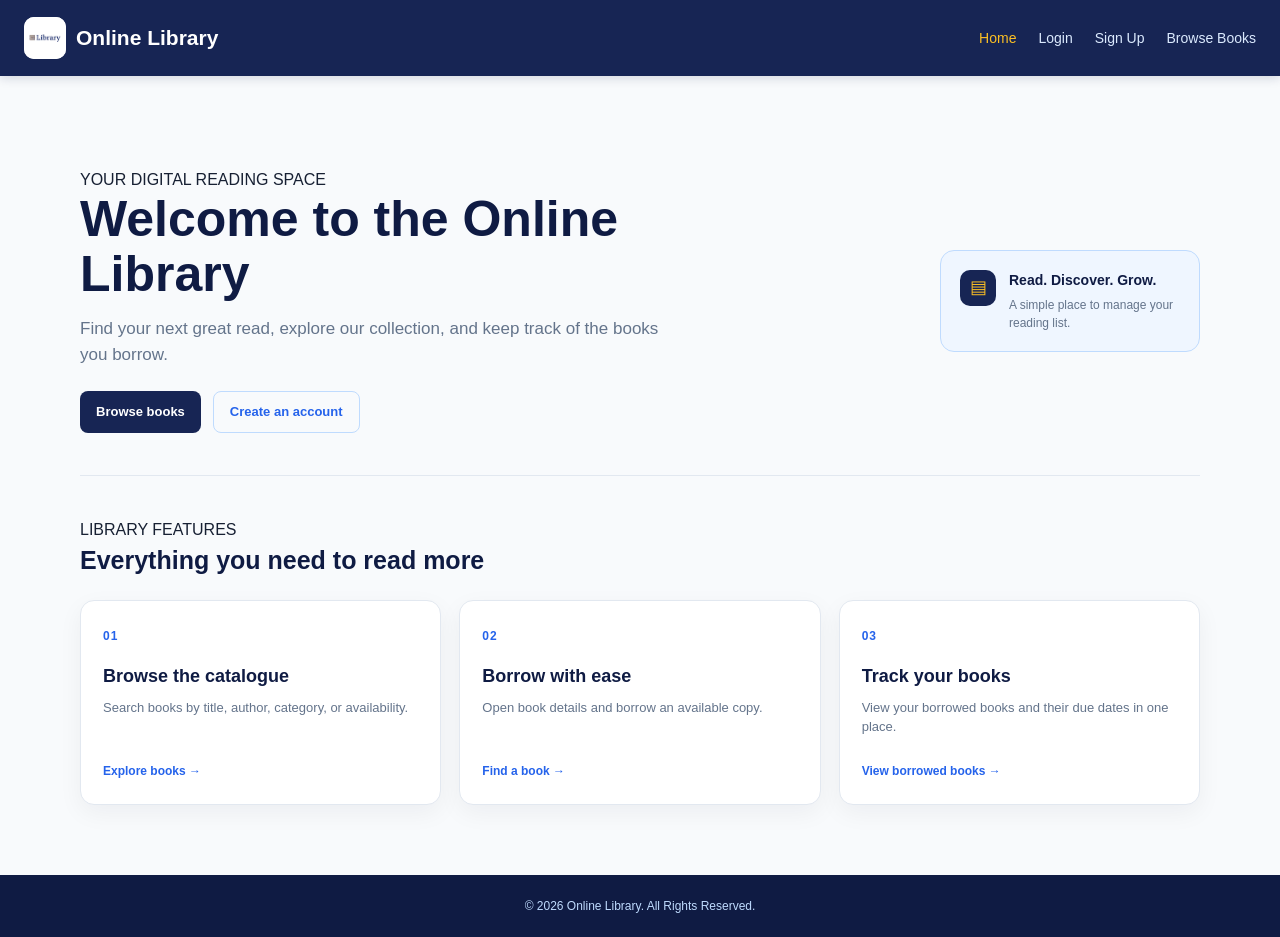
<file: index.html>
<!doctype html>
<html lang="en">
  <head>
    <meta charset="UTF-8" />
    <meta name="viewport" content="width=device-width, initial-scale=1.0" />
    <meta name="description" content="Welcome to the Online Library." />
    <title>Home | Online Library</title>
    <link rel="stylesheet" href="css/style.css" />
    <link rel="stylesheet" href="css/home.css" />
  </head>

  <body>
    <header class="site-header">
      <nav class="navbar" aria-label="Primary navigation">
        <a href="index.html" class="brand">
          <img
            src="images/book-logo-template_23-2149676836.avif"
            alt="Online Library logo"
          />
          <span>Online Library</span>
        </a>

        <div class="nav-links">
          <a href="index.html" class="active" aria-current="page">Home</a>
          <a href="Login.html">Login</a>
          <a href="signUp.html">Sign Up</a>
          <a href="Catalogue.html">Browse Books</a>
        </div>
      </nav>
    </header>

    <main class="home-main">
      <section class="welcome-section" aria-labelledby="welcome-title">
        <div>
          <p class="eyebrow">YOUR DIGITAL READING SPACE</p>
          <h1 id="welcome-title">Welcome to the Online Library</h1>
          <p class="welcome-text">
            Find your next great read, explore our collection, and keep track of
            the books you borrow.
          </p>
          <div class="home-actions">
            <a href="Catalogue.html" class="home-primary-button"
              >Browse books</a
            >
            <a href="signUp.html" class="home-secondary-button"
              >Create an account</a
            >
          </div>
        </div>
        <div class="welcome-note">
          <span class="note-icon" aria-hidden="true">▤</span>
          <div>
            <strong>Read. Discover. Grow.</strong>
            <p>A simple place to manage your reading list.</p>
          </div>
        </div>
      </section>

      <section class="home-features" aria-labelledby="features-title">
        <div class="section-heading">
          <p class="eyebrow">LIBRARY FEATURES</p>
          <h2 id="features-title">Everything you need to read more</h2>
        </div>

        <div class="feature-grid">
          <article class="feature-card">
            <span class="feature-number">01</span>
            <h3>Browse the catalogue</h3>
            <p>Search books by title, author, category, or availability.</p>
            <a href="Catalogue.html">Explore books &rarr;</a>
          </article>
          <article class="feature-card">
            <span class="feature-number">02</span>
            <h3>Borrow with ease</h3>
            <p>Open book details and borrow an available copy.</p>
            <a href="Catalogue.html">Find a book &rarr;</a>
          </article>
          <article class="feature-card">
            <span class="feature-number">03</span>
            <h3>Track your books</h3>
            <p>View your borrowed books and their due dates in one place.</p>
            <a href="borrowed_book.html">View borrowed books &rarr;</a>
          </article>
        </div>
      </section>
    </main>

    <footer class="footer">
      <p>&copy; 2026 Online Library. All Rights Reserved.</p>
    </footer>
  </body>
</html>
</file>
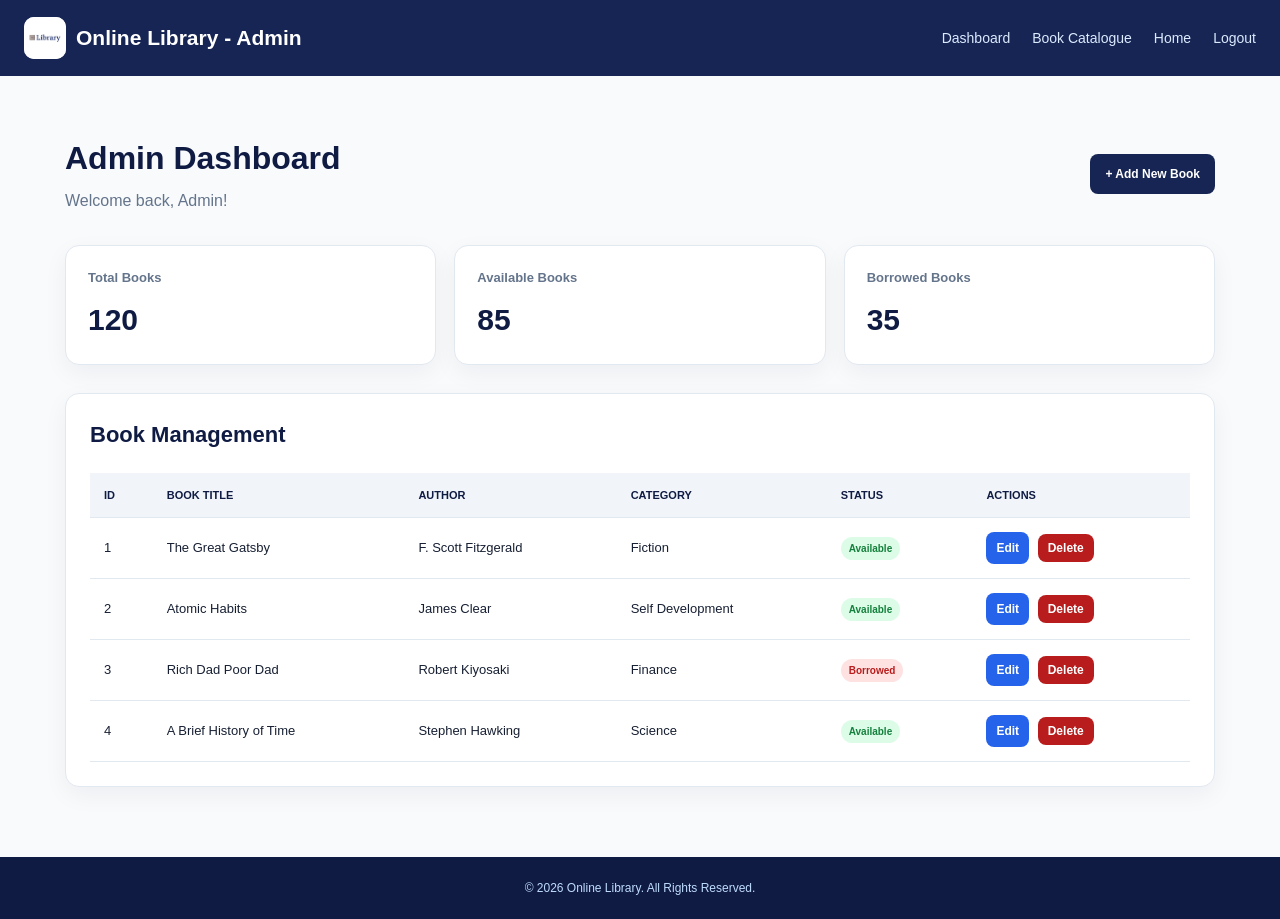
<file: admin.html>
<!doctype html>
<html lang="en">
  <head>
    <meta charset="UTF-8" />
    <meta name="viewport" content="width=device-width, initial-scale=1.0" />
    <title>Admin Dashboard - Online Library</title>
    <link rel="stylesheet" href="css/style.css" />
    <link rel="stylesheet" href="css/admin.css" />
  </head>

  <body>
    <nav class="navbar">
      <a href="admin.html" class="brand">
        <img
          src="images/book-logo-template_23-2149676836.avif"
          alt="Library Logo"
        />
        <span>Online Library - Admin</span>
      </a>

      <div class="nav-links">
        <a href="admin.html">Dashboard</a>
        <a href="Catalogue.html">Book Catalogue</a>
        <a href="index.html">Home</a>
        <a href="Login.html">Logout</a>
      </div>
    </nav>

    <section class="admin-container">
      <div class="admin-header">
        <div>
          <h1>Admin Dashboard</h1>
          <p>Welcome back, Admin!</p>
        </div>

        <a href="book_form.html" class="add-book-btn"> + Add New Book </a>
      </div>

      <div class="admin-stats">
        <div class="stat-card">
          <h3>Total Books</h3>
          <p>120</p>
        </div>

        <div class="stat-card">
          <h3>Available Books</h3>
          <p>85</p>
        </div>

        <div class="stat-card">
          <h3>Borrowed Books</h3>
          <p>35</p>
        </div>
      </div>

      <div class="admin-books">
        <h2>Book Management</h2>

        <div class="table-container">
          <table>
            <thead>
              <tr>
                <th>ID</th>
                <th>Book Title</th>
                <th>Author</th>
                <th>Category</th>
                <th>Status</th>
                <th>Actions</th>
              </tr>
            </thead>

            <tbody>
              <tr>
                <td>1</td>
                <td>The Great Gatsby</td>
                <td>F. Scott Fitzgerald</td>
                <td>Fiction</td>
                <td><span class="admin-available">Available</span></td>
                <td>
                  <a href="book_form.html" class="edit-btn">Edit</a>
                  <button class="delete-btn">Delete</button>
                </td>
              </tr>

              <tr>
                <td>2</td>
                <td>Atomic Habits</td>
                <td>James Clear</td>
                <td>Self Development</td>
                <td><span class="admin-available">Available</span></td>
                <td>
                  <a href="book_form.html" class="edit-btn">Edit</a>
                  <button class="delete-btn">Delete</button>
                </td>
              </tr>

              <tr>
                <td>3</td>
                <td>Rich Dad Poor Dad</td>
                <td>Robert Kiyosaki</td>
                <td>Finance</td>
                <td><span class="admin-borrowed">Borrowed</span></td>
                <td>
                  <a href="book_form.html" class="edit-btn">Edit</a>
                  <button class="delete-btn">Delete</button>
                </td>
              </tr>

              <tr>
                <td>4</td>
                <td>A Brief History of Time</td>
                <td>Stephen Hawking</td>
                <td>Science</td>
                <td><span class="admin-available">Available</span></td>
                <td>
                  <a href="book_form.html" class="edit-btn">Edit</a>
                  <button class="delete-btn">Delete</button>
                </td>
              </tr>
            </tbody>
          </table>
        </div>
      </div>
    </section>

    <footer class="footer">
      <p>© 2026 Online Library. All Rights Reserved.</p>
    </footer>
  </body>
</html>
</file>
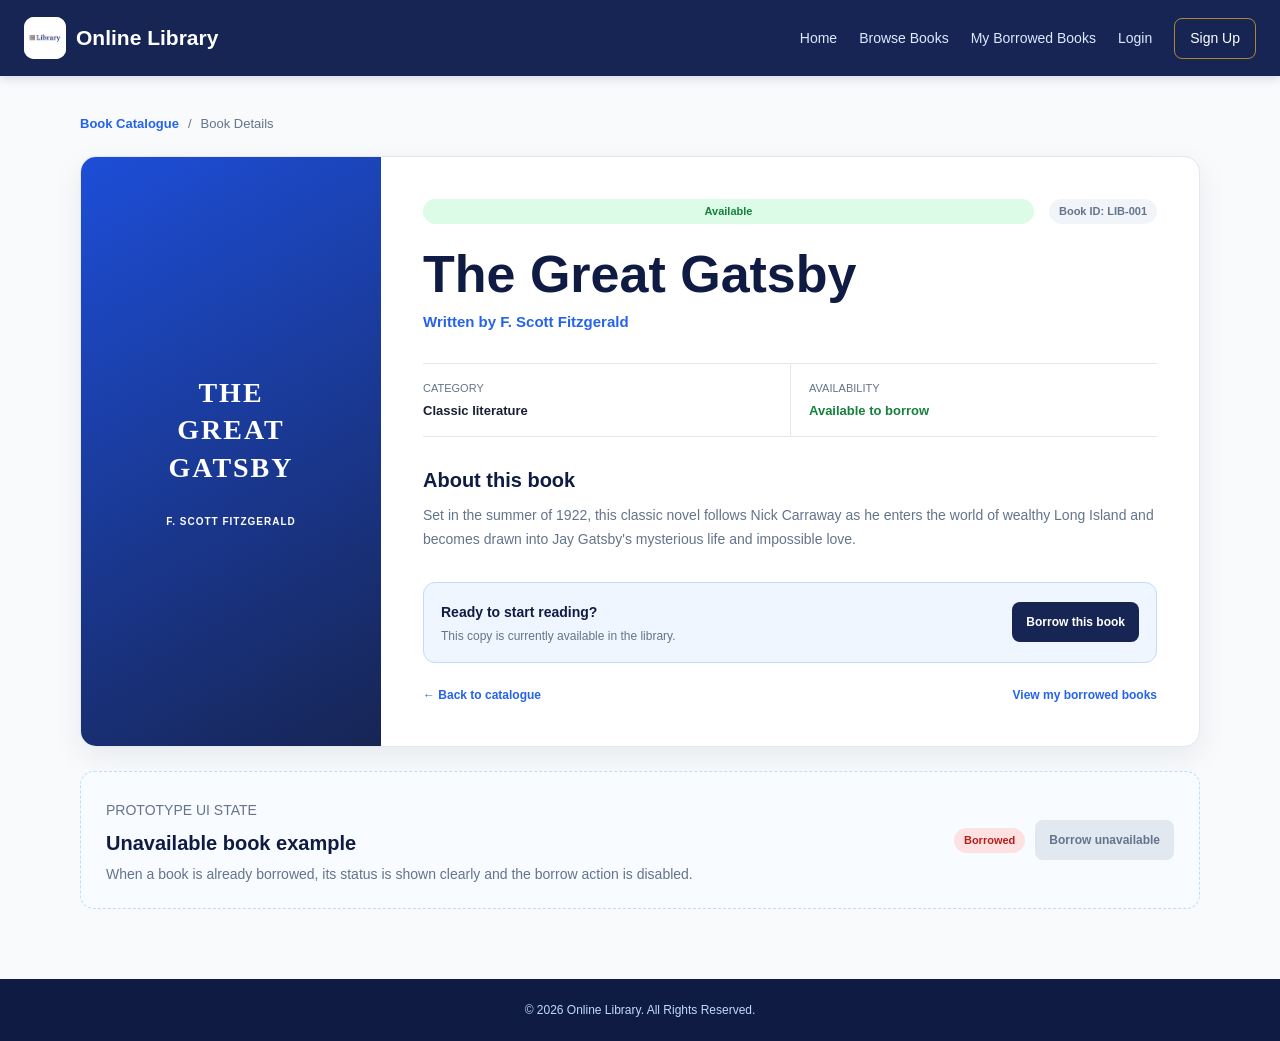
<file: book_details.html>
<!doctype html>
<html lang="en">
  <head>
    <meta charset="UTF-8" />
    <meta name="viewport" content="width=device-width, initial-scale=1.0" />
    <meta
      name="description"
      content="View details and availability for a book in the Online Library."
    />
    <title>Book Details | Online Library</title>
    <link rel="stylesheet" href="css/style.css" />
    <link rel="stylesheet" href="css/book_details.css" />
  </head>

  <body>
    <header class="site-header">
      <nav class="navbar" aria-label="Primary navigation">
        <a href="index.html" class="brand">
          <img
            src="images/book-logo-template_23-2149676836.avif"
            alt="Online Library logo"
          />
          <span>Online Library</span>
        </a>

        <div class="nav-links">
          <a href="index.html">Home</a>
          <a href="Catalogue.html">Browse Books</a>
          <a href="borrowed_book.html">My Borrowed Books</a>
          <a href="Login.html">Login</a>
          <a href="signUp.html" class="nav-signup">Sign Up</a>
        </div>
      </nav>
    </header>

    <main class="details-page">
      <nav class="breadcrumb" aria-label="Breadcrumb">
        <a href="Catalogue.html">Book Catalogue</a>
        <span aria-hidden="true">/</span>
        <span aria-current="page">Book Details</span>
      </nav>

      <section class="details-card" aria-labelledby="book-title">
        <div
          class="details-cover cover-blue"
          aria-label="Decorative book cover for The Great Gatsby"
        >
          <span>THE<br />GREAT<br />GATSBY</span>
          <small>F. SCOTT FITZGERALD</small>
        </div>

        <div class="details-content">
          <div class="details-topline">
            <span class="status available">Available</span>
            <span class="book-id">Book ID: LIB-001</span>
          </div>

          <h1 id="book-title">The Great Gatsby</h1>
          <p class="author">Written by F. Scott Fitzgerald</p>

          <div class="book-meta" aria-label="Book information">
            <div><span>Category</span><strong>Classic literature</strong></div>
            <div>
              <span>Availability</span
              ><strong class="available-text">Available to borrow</strong>
            </div>
          </div>

          <div class="description-section">
            <h2>About this book</h2>
            <p>
              Set in the summer of 1922, this classic novel follows Nick
              Carraway as he enters the world of wealthy Long Island and becomes
              drawn into Jay Gatsby's mysterious life and impossible love.
            </p>
          </div>

          <div class="action-panel">
            <div>
              <strong>Ready to start reading?</strong>
              <p>This copy is currently available in the library.</p>
            </div>
            <a href="borrowed_book.html" class="borrow-button"
              >Borrow this book</a
            >
          </div>

          <div class="details-links">
            <a href="Catalogue.html">&larr; Back to catalogue</a>
            <a href="borrowed_book.html">View my borrowed books</a>
          </div>
        </div>
      </section>

      <section
        class="availability-example"
        aria-labelledby="availability-example-title"
      >
        <div>
          <p class="eyebrow">PROTOTYPE UI STATE</p>
          <h2 id="availability-example-title">Unavailable book example</h2>
          <p>
            When a book is already borrowed, its status is shown clearly and the
            borrow action is disabled.
          </p>
        </div>
        <div class="unavailable-action">
          <span class="status borrowed">Borrowed</span>
          <span class="disabled-button" aria-disabled="true"
            >Borrow unavailable</span
          >
        </div>
      </section>
    </main>

    <footer class="footer">
      <p>&copy; 2026 Online Library. All Rights Reserved.</p>
    </footer>
  </body>
</html>
</file>
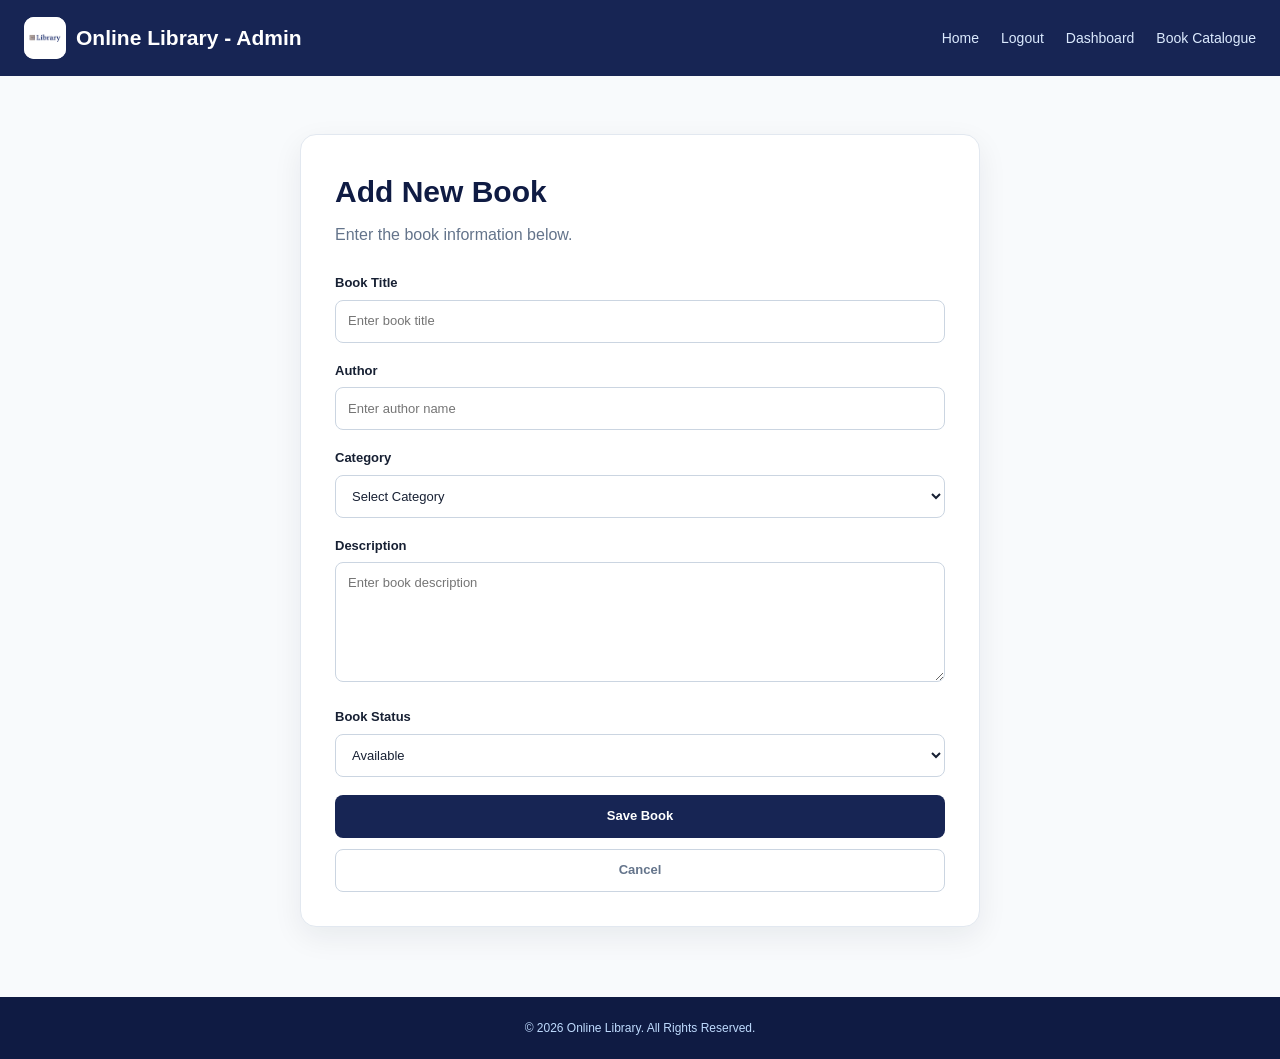
<file: book_form.html>
<!doctype html>
<html lang="en">
  <head>
    <meta charset="UTF-8" />
    <meta name="viewport" content="width=device-width, initial-scale=1.0" />
    <title>Add / Edit Book - Online Library</title>
    <link rel="stylesheet" href="css/style.css" />
    <link rel="stylesheet" href="css/book_form.css" />
  </head>

  <body>
    <nav class="navbar">
      <a href="admin.html" class="brand">
        <img
          src="images/book-logo-template_23-2149676836.avif"
          alt="Library Logo"
        />
        <span>Online Library - Admin</span>
      </a>

      <div class="nav-links">
        <a href="index.html">Home</a>
        <a href="Login.html">Logout</a>
        <a href="admin.html">Dashboard</a>
        <a href="Catalogue.html">Book Catalogue</a>
      </div>
    </nav>

    <section class="book-form-container">
      <div class="book-form-box">
        <h1>Add New Book</h1>

        <p>Enter the book information below.</p>

        <form action="admin.html" method="get">
          <div class="form-group">
            <label for="book-title">Book Title</label>
            <input
              type="text"
              id="book-title"
              name="title"
              placeholder="Enter book title"
              required
            />
          </div>

          <div class="form-group">
            <label for="book-author">Author</label>
            <input
              type="text"
              id="book-author"
              name="author"
              placeholder="Enter author name"
              required
            />
          </div>

          <div class="form-group">
            <label for="book-category">Category</label>
            <select id="book-category" name="category" required>
              <option value="">Select Category</option>
              <option>Fiction</option>
              <option>Science</option>
              <option>History</option>
              <option>Technology</option>
              <option>Self Development</option>
              <option>Finance</option>
            </select>
          </div>

          <div class="form-group">
            <label for="book-description">Description</label>
            <textarea
              id="book-description"
              name="description"
              placeholder="Enter book description"
              rows="4"
              required
            ></textarea>
          </div>

          <div class="form-group">
            <label for="book-status">Book Status</label>
            <select id="book-status" name="status" required>
              <option value="Available">Available</option>
              <option value="Borrowed">Borrowed</option>
            </select>
          </div>

          <button type="submit" class="save-book-btn">Save Book</button>

          <a href="admin.html" class="cancel-book-btn"> Cancel </a>
        </form>
      </div>
    </section>

    <footer class="footer">
      <p>© 2026 Online Library. All Rights Reserved.</p>
    </footer>
  </body>
</html>
</file>
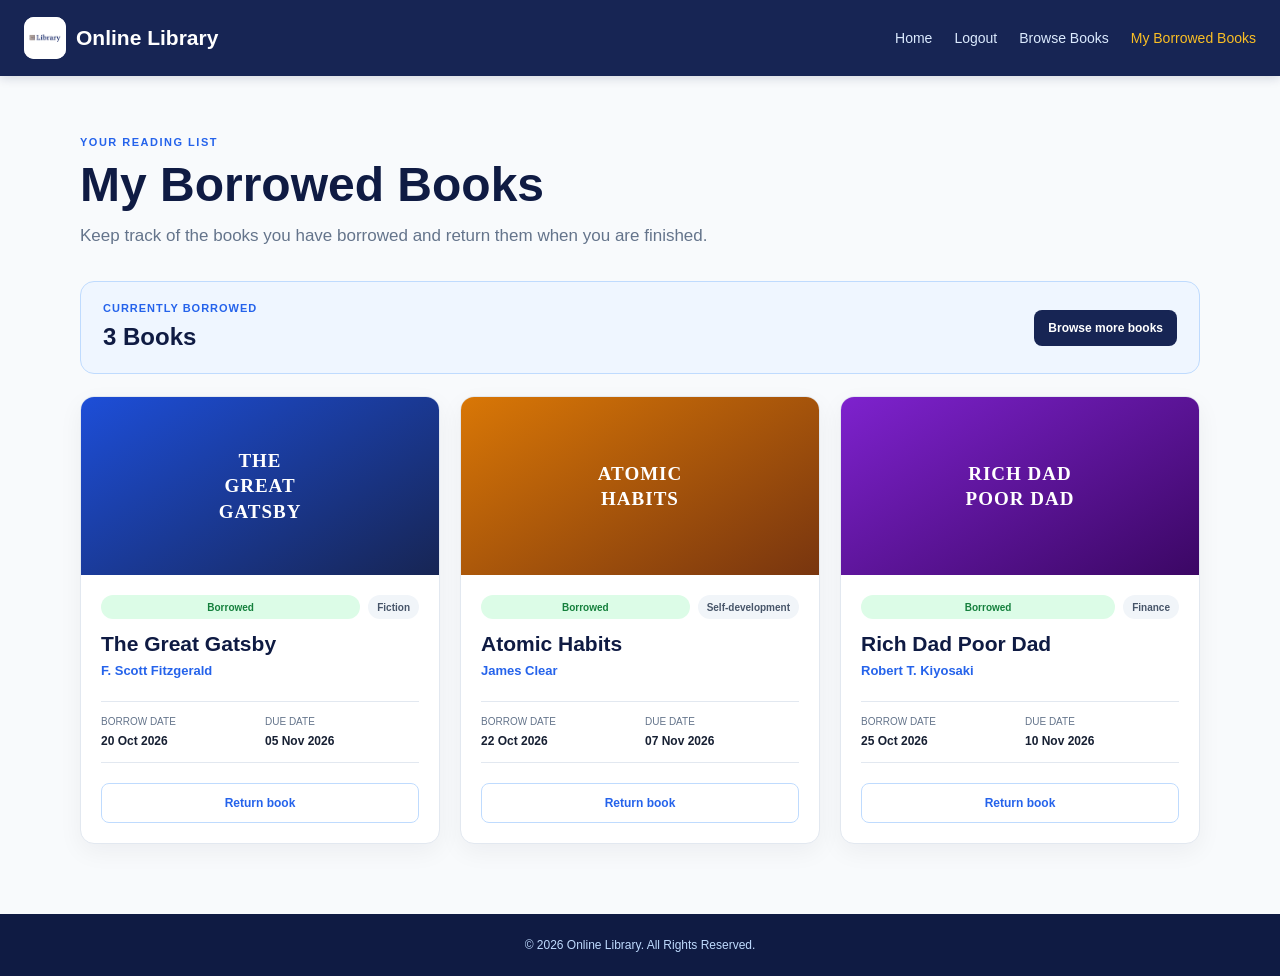
<file: borrowed_book.html>
<!doctype html>
<html lang="en">
  <head>
    <meta charset="UTF-8" />
    <meta name="viewport" content="width=device-width, initial-scale=1.0" />
    <meta name="description" content="View and manage your borrowed books." />
    <title>My Borrowed Books | Online Library</title>
    <link rel="stylesheet" href="css/style.css" />
    <link rel="stylesheet" href="css/borrowed_book.css" />
  </head>

  <body>
    <header class="site-header">
      <nav class="navbar" aria-label="Primary navigation">
        <a href="index.html" class="brand">
          <img
            src="images/book-logo-template_23-2149676836.avif"
            alt="Online Library logo"
          />
          <span>Online Library</span>
        </a>

        <div class="nav-links">
          <a href="index.html">Home</a>
          <a href="Login.html">Logout</a>
          <a href="Catalogue.html">Browse Books</a>
          <a href="borrowed_book.html" class="active" aria-current="page"
            >My Borrowed Books</a
          >
        </div>
      </nav>
    </header>

    <main class="borrowed-container">
      <section class="borrowed-header">
        <p class="eyebrow">YOUR READING LIST</p>
        <h1>My Borrowed Books</h1>
        <p>
          Keep track of the books you have borrowed and return them when you are
          finished.
        </p>
      </section>

      <section class="borrowed-count" aria-label="Borrowed books summary">
        <div>
          <span class="count-label">CURRENTLY BORROWED</span>
          <strong>3 Books</strong>
        </div>
        <a href="Catalogue.html" class="browse-link">Browse more books</a>
      </section>

      <section class="borrowed-grid" aria-label="Your borrowed books">
        <article class="borrowed-card">
          <div class="borrowed-cover cover-blue" aria-hidden="true">
            <span>THE<br />GREAT<br />GATSBY</span>
          </div>
          <div class="borrowed-info">
            <div class="book-card-topline">
              <span class="book-status">Borrowed</span
              ><span class="category">Fiction</span>
            </div>
            <h2>The Great Gatsby</h2>
            <p class="author">F. Scott Fitzgerald</p>
            <dl class="book-dates">
              <div>
                <dt>Borrow date</dt>
                <dd>20 Oct 2026</dd>
              </div>
              <div>
                <dt>Due date</dt>
                <dd>05 Nov 2026</dd>
              </div>
            </dl>
            <button type="button" class="return-button">Return book</button>
          </div>
        </article>

        <article class="borrowed-card">
          <div class="borrowed-cover cover-gold" aria-hidden="true">
            <span>ATOMIC<br />HABITS</span>
          </div>
          <div class="borrowed-info">
            <div class="book-card-topline">
              <span class="book-status">Borrowed</span
              ><span class="category">Self-development</span>
            </div>
            <h2>Atomic Habits</h2>
            <p class="author">James Clear</p>
            <dl class="book-dates">
              <div>
                <dt>Borrow date</dt>
                <dd>22 Oct 2026</dd>
              </div>
              <div>
                <dt>Due date</dt>
                <dd>07 Nov 2026</dd>
              </div>
            </dl>
            <button type="button" class="return-button">Return book</button>
          </div>
        </article>

        <article class="borrowed-card">
          <div class="borrowed-cover cover-purple" aria-hidden="true">
            <span>RICH DAD<br />POOR DAD</span>
          </div>
          <div class="borrowed-info">
            <div class="book-card-topline">
              <span class="book-status">Borrowed</span
              ><span class="category">Finance</span>
            </div>
            <h2>Rich Dad Poor Dad</h2>
            <p class="author">Robert T. Kiyosaki</p>
            <dl class="book-dates">
              <div>
                <dt>Borrow date</dt>
                <dd>25 Oct 2026</dd>
              </div>
              <div>
                <dt>Due date</dt>
                <dd>10 Nov 2026</dd>
              </div>
            </dl>
            <button type="button" class="return-button">Return book</button>
          </div>
        </article>
      </section>
    </main>

    <footer class="footer">
      <p>&copy; 2026 Online Library. All Rights Reserved.</p>
    </footer>
  </body>
</html>
</file>
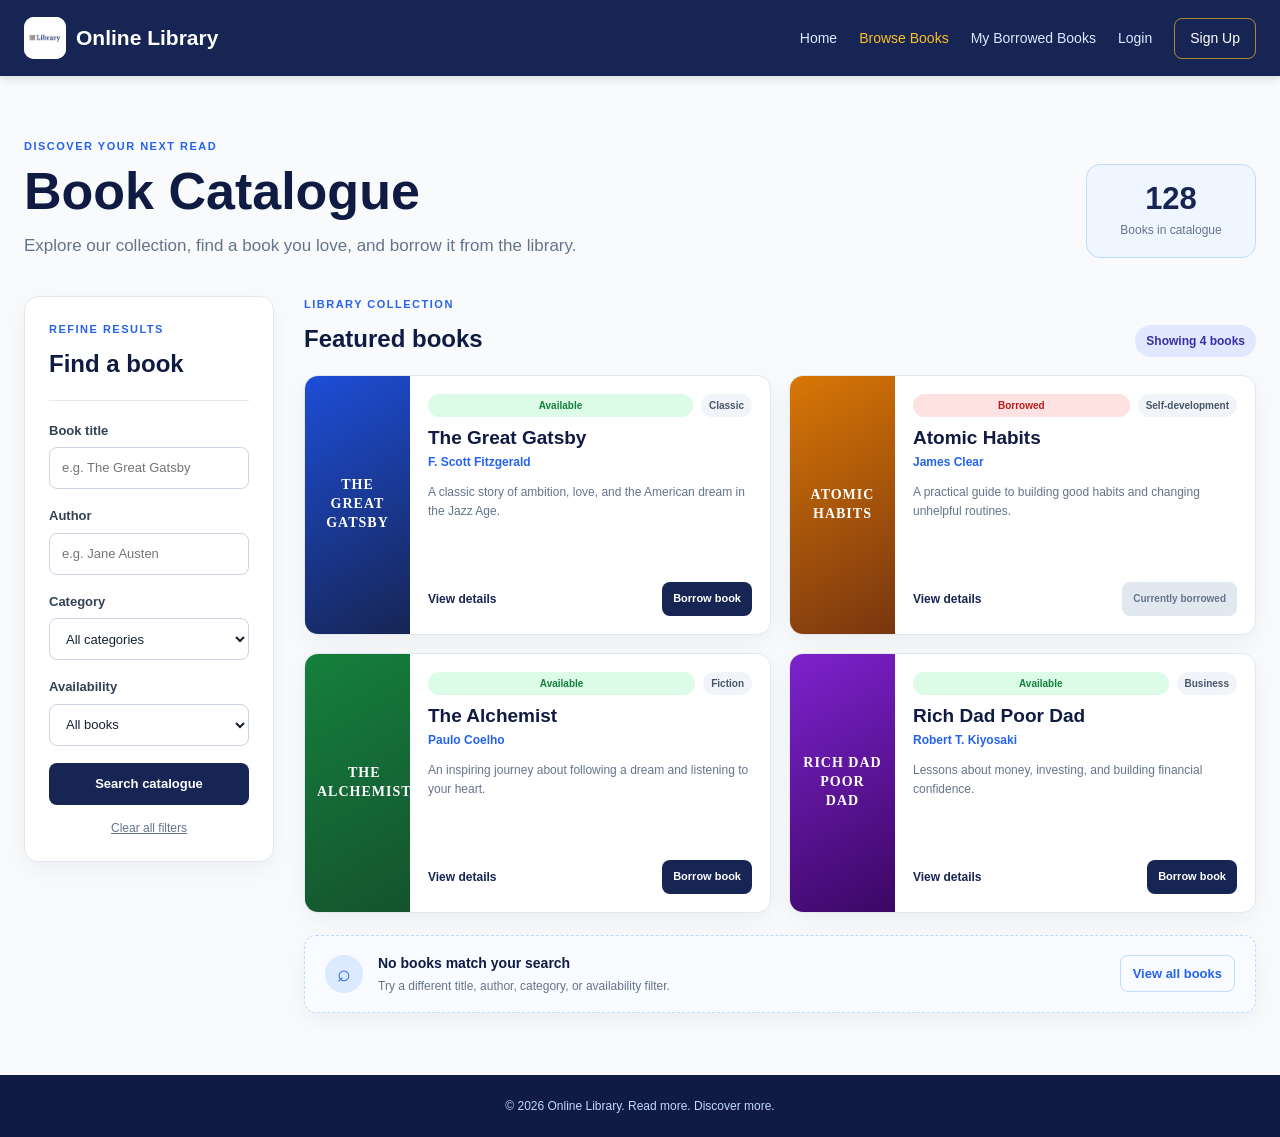
<file: Catalogue.html>
<!doctype html>
<html lang="en">
  <head>
    <meta charset="UTF-8" />
    <meta name="viewport" content="width=device-width, initial-scale=1.0" />
    <meta
      name="description"
      content="Browse and search the Online Library catalogue."
    />
    <title>Book Catalogue | Online Library</title>
    <link rel="stylesheet" href="css/style.css" />
    <link rel="stylesheet" href="css/Catalogue.css" />
  </head>
  <body>
    <header class="site-header">
      <nav class="navbar" aria-label="Primary navigation">
        <a href="index.html" class="brand">
          <img
            src="images/book-logo-template_23-2149676836.avif"
            alt="Online Library logo"
          />
          <span>Online Library</span>
        </a>
        <div class="nav-links">
          <a href="index.html">Home</a>
          <a href="Catalogue.html" class="active" aria-current="page"
            >Browse Books</a
          >
          <a href="borrowed_book.html">My Borrowed Books</a>
          <a href="Login.html">Login</a>
          <a href="signUp.html" class="nav-signup">Sign Up</a>
        </div>
      </nav>
    </header>

    <main>
      <section class="catalogue-hero">
        <div>
          <p class="eyebrow">DISCOVER YOUR NEXT READ</p>
          <h1>Book Catalogue</h1>
          <p class="hero-text">
            Explore our collection, find a book you love, and borrow it from the
            library.
          </p>
        </div>
        <div class="hero-stat" aria-label="Catalogue summary">
          <strong>128</strong><span>Books in catalogue</span>
        </div>
      </section>

      <section class="catalogue-layout" aria-labelledby="search-heading">
        <aside class="filter-panel">
          <div class="panel-heading">
            <p class="eyebrow">REFINE RESULTS</p>
            <h2 id="search-heading">Find a book</h2>
          </div>
          <form class="search-form" action="Catalogue.html" method="get">
            <div class="form-group">
              <label for="book-search">Book title</label
              ><input
                type="search"
                id="book-search"
                name="title"
                placeholder="e.g. The Great Gatsby"
              />
            </div>
            <div class="form-group">
              <label for="author-search">Author</label
              ><input
                type="search"
                id="author-search"
                name="author"
                placeholder="e.g. Jane Austen"
              />
            </div>
            <div class="form-group">
              <label for="category-filter">Category</label
              ><select id="category-filter" name="category">
                <option value="">All categories</option>
                <option value="fiction">Fiction</option>
                <option value="self-development">Self-development</option>
                <option value="business">Business</option>
                <option value="classic">Classic literature</option>
              </select>
            </div>
            <div class="form-group">
              <label for="availability-filter">Availability</label
              ><select id="availability-filter" name="availability">
                <option value="">All books</option>
                <option value="available">Available</option>
                <option value="borrowed">Borrowed</option>
              </select>
            </div>
            <button type="submit" class="primary-button">
              Search catalogue
            </button>
            <a href="Catalogue.html" class="clear-link">Clear all filters</a>
          </form>
        </aside>

        <section class="results-panel" aria-labelledby="results-heading">
          <div class="results-header">
            <div>
              <p class="eyebrow">LIBRARY COLLECTION</p>
              <h2 id="results-heading">Featured books</h2>
            </div>
            <span class="results-count">Showing 4 books</span>
          </div>

          <div class="book-grid">
            <article class="book-card">
              <div class="book-cover cover-blue" aria-hidden="true">
                <span>THE<br />GREAT<br />GATSBY</span>
              </div>
              <div class="book-content">
                <div class="book-card-topline">
                  <span class="status available">Available</span
                  ><span class="category">Classic</span>
                </div>
                <h3>The Great Gatsby</h3>
                <p class="author">F. Scott Fitzgerald</p>
                <p class="description">
                  A classic story of ambition, love, and the American dream in
                  the Jazz Age.
                </p>
                <div class="card-actions">
                  <a href="book_details.html" class="details-link"
                    >View details</a
                  ><a href="borrowed_book.html" class="borrow-button"
                    >Borrow book</a
                  >
                </div>
              </div>
            </article>
            <article class="book-card">
              <div class="book-cover cover-gold" aria-hidden="true">
                <span>ATOMIC<br />HABITS</span>
              </div>
              <div class="book-content">
                <div class="book-card-topline">
                  <span class="status borrowed">Borrowed</span
                  ><span class="category">Self-development</span>
                </div>
                <h3>Atomic Habits</h3>
                <p class="author">James Clear</p>
                <p class="description">
                  A practical guide to building good habits and changing
                  unhelpful routines.
                </p>
                <div class="card-actions">
                  <a href="book_details.html" class="details-link"
                    >View details</a
                  ><span class="borrow-button disabled" aria-disabled="true"
                    >Currently borrowed</span
                  >
                </div>
              </div>
            </article>
            <article class="book-card">
              <div class="book-cover cover-green" aria-hidden="true">
                <span>THE<br />ALCHEMIST</span>
              </div>
              <div class="book-content">
                <div class="book-card-topline">
                  <span class="status available">Available</span
                  ><span class="category">Fiction</span>
                </div>
                <h3>The Alchemist</h3>
                <p class="author">Paulo Coelho</p>
                <p class="description">
                  An inspiring journey about following a dream and listening to
                  your heart.
                </p>
                <div class="card-actions">
                  <a href="book_details.html" class="details-link"
                    >View details</a
                  ><a href="borrowed_book.html" class="borrow-button"
                    >Borrow book</a
                  >
                </div>
              </div>
            </article>
            <article class="book-card">
              <div class="book-cover cover-purple" aria-hidden="true">
                <span>RICH DAD<br />POOR DAD</span>
              </div>
              <div class="book-content">
                <div class="book-card-topline">
                  <span class="status available">Available</span
                  ><span class="category">Business</span>
                </div>
                <h3>Rich Dad Poor Dad</h3>
                <p class="author">Robert T. Kiyosaki</p>
                <p class="description">
                  Lessons about money, investing, and building financial
                  confidence.
                </p>
                <div class="card-actions">
                  <a href="book_details.html" class="details-link"
                    >View details</a
                  ><a href="borrowed_book.html" class="borrow-button"
                    >Borrow book</a
                  >
                </div>
              </div>
            </article>
          </div>

          <div class="empty-state" role="status">
            <div class="empty-icon" aria-hidden="true">⌕</div>
            <div>
              <h3>No books match your search</h3>
              <p>
                Try a different title, author, category, or availability filter.
              </p>
            </div>
            <a href="Catalogue.html" class="secondary-button">View all books</a>
          </div>
        </section>
      </section>
    </main>

    <footer class="footer">
      <p>&copy; 2026 Online Library. Read more. Discover more.</p>
    </footer>
  </body>
</html>
</file>
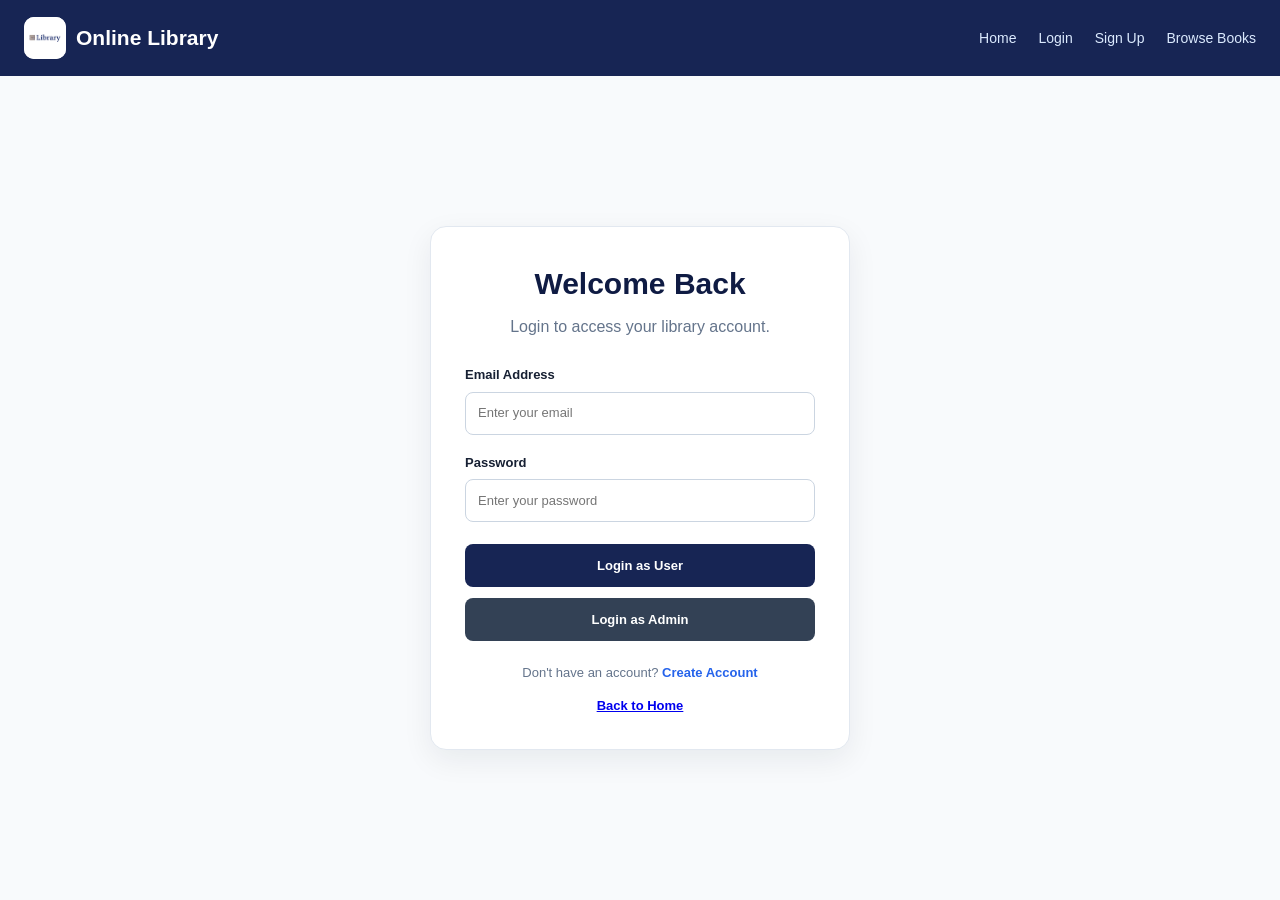
<file: Login.html>
<!doctype html>
<html lang="en">
  <head>
    <meta charset="UTF-8" />
    <meta name="viewport" content="width=device-width, initial-scale=1.0" />
    <title>Login - Online Library</title>
    <link rel="stylesheet" href="css/style.css" />
    <link rel="stylesheet" href="css/authantication.css" />
  </head>

  <body>
    <nav class="navbar">
      <a href="index.html" class="brand">
        <img
          src="images/book-logo-template_23-2149676836.avif"
          alt="Library Logo"
        />
        <span>Online Library</span>
      </a>

      <div class="nav-links">
        <a href="index.html">Home</a>
        <a href="Login.html">Login</a>
        <a href="signUp.html">Sign Up</a>

        <a href="Catalogue.html">Browse Books</a>
      </div>
    </nav>

    <div class="login-container">
      <div class="login-box">
        <h1>Welcome Back</h1>
        <p>Login to access your library account.</p>

        <form>
          <div class="form-group">
            <label for="login-email">Email Address</label>
            <input
              type="email"
              id="login-email"
              name="email"
              placeholder="Enter your email"
              required
            />
          </div>

          <div class="form-group">
            <label for="login-password">Password</label>
            <input
              type="password"
              id="login-password"
              name="password"
              placeholder="Enter your password"
              required
            />
          </div>

          <button
            type="submit"
            formaction="Catalogue.html"
            class="login-button"
          >
            Login as User
          </button>

          <button
            type="submit"
            formaction="admin.html"
            class="login-button admin-button"
          >
            Login as Admin
          </button>
        </form>

        <div class="register-link">
          Don't have an account?
          <a href="signUp.html">Create Account</a>
        </div>

        <div class="back-home">
          <a href="index.html">Back to Home</a>
        </div>
      </div>
    </div>
  </body>
</html>
</file>
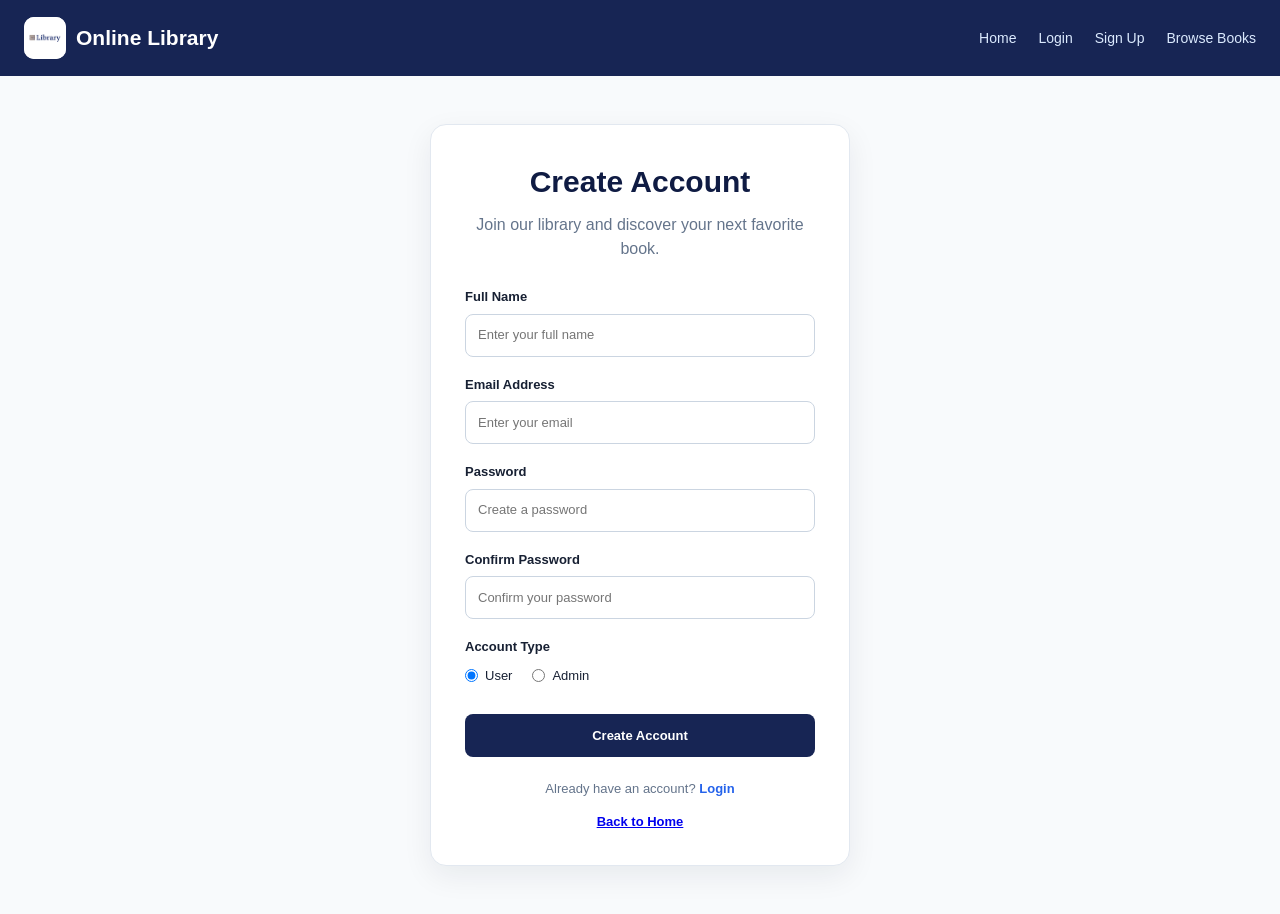
<file: signUp.html>
<!doctype html>
<html lang="en">
  <head>
    <meta charset="UTF-8" />
    <meta name="viewport" content="width=device-width, initial-scale=1.0" />
    <title>Sign Up - Online Library</title>
    <link rel="stylesheet" href="css/style.css" />
    <link rel="stylesheet" href="css/authantication.css" />
  </head>

  <body>
    <nav class="navbar">
      <a href="index.html" class="brand">
        <img
          src="images/book-logo-template_23-2149676836.avif"
          alt="Library Logo"
        />
        <span>Online Library</span>
      </a>

      <div class="nav-links">
        <a href="index.html">Home</a>
        <a href="Login.html">Login</a>
        <a href="signUp.html">Sign Up</a>

        <a href="Catalogue.html">Browse Books</a>
      </div>
    </nav>

    <div class="login-container">
      <div class="login-box">
        <h1>Create Account</h1>

        <p>Join our library and discover your next favorite book.</p>

        <form action="Login.html" method="get">
          <div class="form-group">
            <label for="full-name">Full Name</label>
            <input
              type="text"
              id="full-name"
              name="full_name"
              placeholder="Enter your full name"
              required
            />
          </div>

          <div class="form-group">
            <label for="signup-email">Email Address</label>
            <input
              type="email"
              id="signup-email"
              name="email"
              placeholder="Enter your email"
              required
            />
          </div>

          <div class="form-group">
            <label for="signup-password">Password</label>
            <input
              type="password"
              id="signup-password"
              name="password"
              placeholder="Create a password"
              required
            />
          </div>

          <div class="form-group">
            <label for="confirm-password">Confirm Password</label>
            <input
              type="password"
              id="confirm-password"
              name="confirm_password"
              placeholder="Confirm your password"
              required
            />
          </div>

          <div class="form-group">
            <label for="role-user">Account Type</label>

            <div class="role-options">
              <label for="role-user">
                <input
                  type="radio"
                  id="role-user"
                  name="role"
                  value="user"
                  checked
                />
                User
              </label>

              <label for="role-admin">
                <input type="radio" id="role-admin" name="role" value="admin" />
                Admin
              </label>
            </div>
          </div>

          <button type="submit" class="login-button">Create Account</button>
        </form>

        <div class="register-link">
          Already have an account?
          <a href="Login.html">Login</a>
        </div>

        <div class="back-home">
          <a href="index.html">Back to Home</a>
        </div>
      </div>
    </div>
  </body>
</html>
</file>
<file: css/style.css>
* {
  margin: 0;
  padding: 0;
  box-sizing: border-box;
}
:root {
  --navy: #172554;
  --navy-dark: #0f1b43;
  --blue: #2563eb;
  --blue-soft: #eff6ff;
  --gold: #fbbf24;
  --ink: #172033;
  --muted: #64748b;
  --line: #e2e8f0;
  --surface: #ffffff;
  --page: #f8fafc;
  --green: #15803d;
  --green-soft: #dcfce7;
  --red: #b91c1c;
  --red-soft: #fee2e2;
}
body {
  min-width: 320px;
  background: var(--page);
  color: var(--ink);
  font-family: Arial, Helvetica, sans-serif;
  line-height: 1.5;
}

.site-header {
  background: var(--navy);
  box-shadow: 0 2px 10px rgba(15, 27, 67, 0.16);
}

.navbar {
  min-height: 76px;
  display: grid;
  grid-template-columns: auto 1fr;
  align-items: center;
  gap: 30px;
}

.brand {
  display: inline-grid;
  grid-auto-flow: column;
  align-items: center;
  gap: 10px;
  color: #ffffff;
  font-size: 21px;
  font-weight: 700;
  text-decoration: none;
  white-space: nowrap;
}

.brand img {
  width: 42px;
  height: 42px;
  border-radius: 10px;
  object-fit: contain;
  background: #ffffff;
}

.nav-links {
  display: grid;
  grid-auto-flow: column;
  grid-auto-columns: max-content;
  align-items: center;
  justify-self: end;
  gap: 8px 22px;
}

.nav-links a {
  padding: 8px 0;
  color: #dbeafe;
  font-size: 14px;
  text-decoration: none;
  transition: color 160ms ease;
}

.nav-links a:hover,
.nav-links a.active {
  color: var(--gold);
}

.footer {
  padding: 22px 24px;
  background: var(--navy-dark);
  color: #bfdbfe;
  font-size: 12px;
  text-align: center;
}
</file>
<file: css/home.css>
.navbar {
  width: min(1240px, calc(100% - 48px));
  margin: 0 auto;
}

.home-main {
  width: min(1120px, calc(100% - 48px));
  margin: 0 auto;
  padding: 58px 0 70px;
}

.welcome-section {
  display: grid;
  align-items: center;
  grid-template-columns: minmax(0, 1fr) 260px;
  gap: 45px;
  padding: 34px 0 42px;
  border-bottom: 1px solid var(--line);
}

.welcome-section h1 {
  max-width: 650px;
  color: var(--navy-dark);
  font-size: clamp(34px, 5vw, 50px);
  line-height: 1.1;
}

.welcome-text {
  max-width: 600px;
  margin-top: 14px;
  color: var(--muted);
  font-size: 17px;
}

.home-actions {
  display: grid;
  grid-template-columns: repeat(2, max-content);
  gap: 12px;
  margin-top: 24px;
}

.home-primary-button,
.home-secondary-button {
  display: inline-grid;
  min-height: 42px;
  place-items: center;
  padding: 10px 16px;
  border-radius: 8px;
  font-size: 13px;
  font-weight: 700;
  text-decoration: none;
}

.home-primary-button {
  background: var(--navy);
  color: #ffffff;
}

.home-primary-button:hover {
  background: var(--blue);
}

.home-secondary-button {
  border: 1px solid #bfdbfe;
  color: var(--blue);
}

.home-secondary-button:hover {
  background: var(--blue-soft);
}

.welcome-note {
  display: grid;
  grid-template-columns: 36px 1fr;
  align-items: start;
  gap: 13px;
  padding: 19px;
  border: 1px solid #bfdbfe;
  border-radius: 14px;
  background: var(--blue-soft);
}

.note-icon {
  display: grid;
  width: 36px;
  height: 36px;
  place-items: center;
  border-radius: 10px;
  background: var(--navy);
  color: var(--gold);
  font-size: 18px;
}

.welcome-note strong {
  display: block;
  color: var(--navy-dark);
  font-size: 14px;
}

.welcome-note p {
  margin-top: 5px;
  color: var(--muted);
  font-size: 12px;
}

.home-features {
  padding-top: 42px;
}

.section-heading h2 {
  color: var(--navy-dark);
  font-size: 25px;
}

.feature-grid {
  display: grid;
  grid-template-columns: repeat(3, minmax(0, 1fr));
  gap: 18px;
  margin-top: 20px;
}

.feature-card {
  padding: 22px;
  border: 1px solid var(--line);
  border-radius: 14px;
  background: var(--surface);
  box-shadow: 0 8px 24px rgba(15, 23, 42, 0.05);
}

.feature-number {
  color: var(--blue);
  font-size: 12px;
  font-weight: 700;
  letter-spacing: 1px;
}

.feature-card h3 {
  margin-top: 16px;
  color: var(--navy-dark);
  font-size: 18px;
}

.feature-card p {
  min-height: 48px;
  margin-top: 8px;
  color: var(--muted);
  font-size: 13px;
}

.feature-card a {
  display: inline-block;
  margin-top: 16px;
  color: var(--blue);
  font-size: 12px;
  font-weight: 700;
  text-decoration: none;
}

.feature-card a:hover {
  text-decoration: underline;
}
</file>
<file: css/admin.css>
.navbar {
  width: 100%;
  padding: 15px max(24px, calc((100% - 1240px) / 2));
  background: var(--navy);
}

.admin-container {
  width: min(1150px, calc(100% - 48px));
  margin: 0 auto;
  padding: 58px 0 70px;
}

.admin-header {
  display: grid;
  grid-template-columns: 1fr auto;
  align-items: center;

  gap: 15px;
  margin-bottom: 32px;
}

.admin-header h1 {
  color: var(--navy-dark);
  font-size: 32px;
}

.admin-header p {
  margin-top: 7px;
  color: var(--muted);
}

.add-book-btn,
.edit-btn,
.delete-btn {
  border-radius: 8px;
  font-size: 12px;
  font-weight: 700;
  text-decoration: none;
}

.add-book-btn {
  padding: 11px 15px;
  background: var(--navy);
  color: #ffffff;
}

.add-book-btn:hover {
  background: var(--blue);
}

.admin-stats {
  display: grid;
  grid-template-columns: repeat(3, minmax(0, 1fr));
  gap: 18px;
  margin-bottom: 28px;
}

.stat-card,
.admin-books {
  border: 1px solid var(--line);
  border-radius: 14px;
  background: var(--surface);
  box-shadow: 0 8px 24px rgba(15, 23, 42, 0.05);
}

.stat-card {
  padding: 22px;
}

.stat-card h3 {
  color: var(--muted);
  font-size: 13px;
}

.stat-card p {
  margin-top: 9px;
  color: var(--navy-dark);
  font-size: 30px;
  font-weight: 700;
}

.admin-books {
  padding: 24px;
}

.admin-books h2 {
  margin-bottom: 22px;
  color: var(--navy-dark);
  font-size: 22px;
}

.table-container {
  overflow-x: auto;
}

.admin-books table {
  width: 100%;
  min-width: 700px;
  border-collapse: collapse;
}

.admin-books th,
.admin-books td {
  padding: 14px;
  border-bottom: 1px solid var(--line);
  text-align: left;
  font-size: 13px;
}

.admin-books th {
  background: #f1f5f9;
  color: var(--navy-dark);
  font-size: 11px;
  text-transform: uppercase;
}

.admin-available,
.admin-borrowed {
  display: inline-grid;
  place-items: center;
  padding: 4px 8px;
  border-radius: 20px;
  font-size: 10px;
  font-weight: 700;
}

.admin-available {
  background: var(--green-soft);
  color: var(--green);
}

.admin-borrowed {
  background: var(--red-soft);
  color: var(--red);
}

.edit-btn {
  display: inline-block;
  padding: 7px 10px;
  background: var(--blue);
  color: #ffffff;
}

.edit-btn:hover {
  background: var(--navy);
}

.delete-btn {
  padding: 7px 10px;
  border: 0;
  background: var(--red);
  color: #ffffff;
  cursor: pointer;
  margin-left: 5px;
}

.delete-btn:hover {
  background: #991b1b;
}
</file>
<file: css/book_details.css>
.navbar {
  width: min(1240px, calc(100% - 48px));
  margin: 0 auto;
}

.nav-signup {
  padding: 9px 15px !important;
  border: 1px solid rgba(251, 191, 36, 0.65);
  border-radius: 8px;
  color: #ffffff !important;
}

.nav-signup:hover {
  background: var(--gold);
  color: var(--navy-dark) !important;
}

.details-page {
  width: min(1120px, calc(100% - 48px));
  margin: 0 auto;
  padding: 38px 0 70px;
}

.breadcrumb {
  display: grid;
  grid-auto-flow: column;
  grid-auto-columns: max-content;
  align-items: center;

  gap: 9px;
  margin-bottom: 22px;
  color: var(--muted);
  font-size: 13px;
}

.breadcrumb a {
  color: var(--blue);
  font-weight: 700;
  text-decoration: none;
}

.breadcrumb a:hover {
  text-decoration: underline;
}

.details-card {
  display: grid;
  grid-template-columns: 300px minmax(0, 1fr);
  overflow: hidden;
  border: 1px solid var(--line);
  border-radius: 16px;
  background: var(--surface);
  box-shadow: 0 10px 30px rgba(15, 23, 42, 0.07);
}

.details-cover {
  display: grid;
  align-content: center;
  justify-items: center;
  min-height: 480px;
  padding: 30px;
  color: #ffffff;
  font-family: Georgia, serif;
  font-size: 28px;
  font-weight: 700;
  letter-spacing: 2px;
  line-height: 1.35;
  text-align: center;
}

.cover-blue {
  background: linear-gradient(150deg, #1d4ed8, #172554);
}

.details-cover small {
  margin-top: 28px;
  font-family: Arial, Helvetica, sans-serif;
  font-size: 10px;
  letter-spacing: 1px;
}

.details-content {
  padding: 42px;
}

.details-topline,
.book-meta,
.action-panel,
.details-links,
.unavailable-action {
  display: grid;
  align-items: center;
}

.details-topline {
  grid-template-columns: 1fr auto;
  gap: 15px;
}

.status,
.book-id {
  display: inline-grid;
  place-items: center;
  min-height: 25px;
  padding: 4px 10px;
  border-radius: 20px;
  font-size: 11px;
  font-weight: 700;
}

.status.available {
  background: var(--green-soft);
  color: var(--green);
}

.status.borrowed {
  background: var(--red-soft);
  color: var(--red);
}

.book-id {
  background: #f1f5f9;
  color: var(--muted);
}

.details-content h1 {
  margin-top: 22px;
  color: var(--navy-dark);
  font-size: clamp(34px, 5vw, 52px);
  line-height: 1.08;
}

.author {
  margin-top: 9px;
  color: var(--blue);
  font-size: 15px;
  font-weight: 700;
}

.book-meta {
  grid-template-columns: 1fr 1fr;
  gap: 0;
  margin-top: 30px;
  border-top: 1px solid var(--line);
  border-bottom: 1px solid var(--line);
}

.book-meta div {
  padding: 16px 18px 16px 0;
}

.book-meta div + div {
  padding-left: 18px;
  border-left: 1px solid var(--line);
}

.book-meta span,
.book-meta strong {
  display: block;
}

.book-meta span {
  color: var(--muted);
  font-size: 11px;
  text-transform: uppercase;
}

.book-meta strong {
  margin-top: 4px;
  color: var(--ink);
  font-size: 13px;
}

.book-meta .available-text {
  color: var(--green);
}

.description-section {
  margin-top: 28px;
}

.description-section h2,
.availability-example h2 {
  color: var(--navy-dark);
  font-size: 20px;
}

.description-section p,
.availability-example p {
  margin-top: 9px;
  color: var(--muted);
  font-size: 14px;
  line-height: 1.7;
}

.action-panel {
  display: grid;
  grid-template-columns: 1fr auto;
  align-items: center;

  gap: 20px;
  margin-top: 30px;
  padding: 17px;
  border: 1px solid #bfdbfe;
  border-radius: 12px;
  background: var(--blue-soft);
}

.action-panel strong {
  color: var(--navy-dark);
  font-size: 14px;
}

.action-panel p {
  margin-top: 3px;
  color: var(--muted);
  font-size: 12px;
}

.borrow-button,
.disabled-button {
  display: inline-grid;
  min-height: 40px;
  place-items: center;
  padding: 9px 14px;
  border-radius: 8px;
  font-size: 12px;
  font-weight: 700;
  text-decoration: none;
  white-space: nowrap;
}

.borrow-button {
  background: var(--navy);
  color: #ffffff;
}

.borrow-button:hover {
  background: var(--blue);
}

.details-links {
  display: grid;
  grid-template-columns: auto auto;
  justify-content: space-between;

  gap: 18px;
  margin-top: 23px;
}

.details-links a {
  color: var(--blue);
  font-size: 12px;
  font-weight: 700;
  text-decoration: none;
}

.details-links a:hover {
  text-decoration: underline;
}

.availability-example {
  display: grid;
  grid-template-columns: 1fr auto;
  align-items: center;

  gap: 25px;
  margin-top: 24px;
  padding: 22px 25px;
  border: 1px dashed #bfdbfe;
  border-radius: 14px;
  background: #f8fbff;
}

.availability-example .eyebrow {
  margin-bottom: 5px;
}

.availability-example p {
  max-width: 620px;
  margin-top: 5px;
}

.unavailable-action {
  display: grid;
  grid-auto-flow: column;
  grid-auto-columns: max-content;
  align-items: center;
  gap: 10px;
}

.disabled-button {
  background: #e2e8f0;
  color: #64748b;
  cursor: not-allowed;
}
</file>
<file: css/book_form.css>
.navbar {
  width: 100%;
  padding: 15px max(24px, calc((100% - 1240px) / 2));
  background: var(--navy);
}

.book-form-container {
  width: min(680px, calc(100% - 48px));
  margin: 0 auto;
  padding: 58px 0 70px;
}

.book-form-box {
  padding: 34px;
  border: 1px solid var(--line);
  border-radius: 16px;
  background: var(--surface);
  box-shadow: 0 10px 30px rgba(15, 23, 42, 0.07);
}

.book-form-box h1 {
  color: var(--navy-dark);
  font-size: 30px;
}

.book-form-box > p {
  margin: 9px 0 26px;
  color: var(--muted);
}

.book-form-box .form-group {
  margin-bottom: 18px;
}

.book-form-box label {
  display: block;
  margin-bottom: 7px;
  color: var(--ink);
  font-size: 13px;
  font-weight: 700;
}

.book-form-box input,
.book-form-box select,
.book-form-box textarea {
  width: 100%;
  min-height: 43px;
  padding: 10px 12px;
  border: 1px solid #cbd5e1;
  border-radius: 8px;
  background: #ffffff;
  color: var(--ink);
  font: inherit;
  font-size: 13px;
  outline: none;
}

.book-form-box input:focus,
.book-form-box select:focus,
.book-form-box textarea:focus {
  border-color: var(--blue);
  box-shadow: 0 0 0 3px rgba(37, 99, 235, 0.13);
}

.book-form-box textarea {
  min-height: 120px;
  resize: vertical;
}

.save-book-btn,
.cancel-book-btn {
  display: grid;
  width: 100%;
  min-height: 43px;
  place-items: center;
  border-radius: 8px;
  font: inherit;
  font-size: 13px;
  font-weight: 700;
  text-decoration: none;
}

.save-book-btn {
  border: 0;
  background: var(--navy);
  color: #ffffff;
  cursor: pointer;
}

.save-book-btn:hover {
  background: var(--blue);
}

.cancel-book-btn {
  margin-top: 11px;
  border: 1px solid #cbd5e1;
  background: #ffffff;
  color: var(--muted);
}

.cancel-book-btn:hover {
  background: var(--blue-soft);
  color: var(--blue);
}
</file>
<file: css/borrowed_book.css>
.navbar {
  width: min(1240px, calc(100% - 48px));
  margin: 0 auto;
}

.borrowed-container {
  width: min(1120px, calc(100% - 48px));
  margin: 0 auto;
  padding: 58px 0 70px;
}

.eyebrow {
  margin-bottom: 8px;
  color: var(--blue);
  font-size: 11px;
  font-weight: 700;
  letter-spacing: 1.5px;
}

.borrowed-header h1 {
  color: var(--navy-dark);
  font-size: clamp(34px, 5vw, 48px);
  line-height: 1.1;
}

.borrowed-header > p:last-child {
  margin-top: 12px;
  color: var(--muted);
  font-size: 17px;
}

.borrowed-count {
  display: grid;
  grid-template-columns: 1fr auto;
  align-items: center;

  gap: 20px;
  margin: 32px 0 22px;
  padding: 18px 22px;
  border: 1px solid #bfdbfe;
  border-radius: 14px;
  background: var(--blue-soft);
}

.count-label {
  display: block;
  margin-bottom: 3px;
  color: var(--blue);
  font-size: 11px;
  font-weight: 700;
  letter-spacing: 1px;
}

.borrowed-count strong {
  color: var(--navy-dark);
  font-size: 24px;
}

.browse-link {
  padding: 9px 14px;
  border-radius: 8px;
  background: var(--navy);
  color: #ffffff;
  font-size: 12px;
  font-weight: 700;
  text-decoration: none;
}

.browse-link:hover {
  background: var(--blue);
}

.borrowed-grid {
  display: grid;
  grid-template-columns: repeat(3, minmax(0, 1fr));
  gap: 20px;
}

.borrowed-card {
  overflow: hidden;
  border: 1px solid var(--line);
  border-radius: 14px;
  background: var(--surface);
  box-shadow: 0 8px 24px rgba(15, 23, 42, 0.05);
}

.borrowed-cover {
  display: grid;
  place-items: center;

  min-height: 178px;
  justify-content: center;
  padding: 20px;
  color: #ffffff;
  font-family: Georgia, serif;
  font-size: 19px;
  font-weight: 700;
  letter-spacing: 1px;
  line-height: 1.35;
  text-align: center;
}

.cover-blue {
  background: linear-gradient(150deg, #1d4ed8, #172554);
}

.cover-gold {
  background: linear-gradient(150deg, #d97706, #78350f);
}

.cover-purple {
  background: linear-gradient(150deg, #7e22ce, #3b0764);
}

.borrowed-info {
  padding: 20px;
}

.book-card-topline {
  display: grid;
  grid-template-columns: 1fr auto;
  align-items: center;
  justify-content: space-between;

  gap: 8px;
  margin-bottom: 12px;
}

.book-status,
.category {
  display: inline-grid;
  place-items: center;
  min-height: 24px;
  padding: 3px 9px;
  border-radius: 20px;
  font-size: 10px;
  font-weight: 700;
}

.book-status {
  background: var(--green-soft);
  color: var(--green);
}

.category {
  background: #f1f5f9;
  color: #475569;
}

.borrowed-info h2 {
  color: var(--navy-dark);
  font-size: 21px;
  line-height: 1.2;
}

.author {
  margin-top: 5px;
  color: var(--blue);
  font-size: 13px;
  font-weight: 700;
}

.book-dates {
  display: grid;
  grid-template-columns: 1fr 1fr;
  gap: 10px;
  margin: 20px 0;
  padding: 12px 0;
  border-top: 1px solid var(--line);
  border-bottom: 1px solid var(--line);
}

.book-dates dt {
  color: var(--muted);
  font-size: 10px;
  text-transform: uppercase;
}

.book-dates dd {
  margin-top: 3px;
  color: var(--ink);
  font-size: 12px;
  font-weight: 700;
}

.return-button {
  width: 100%;
  min-height: 40px;
  border: 1px solid #bfdbfe;
  border-radius: 8px;
  background: #ffffff;
  color: var(--blue);
  cursor: pointer;
  font: inherit;
  font-size: 12px;
  font-weight: 700;
}

.return-button:hover {
  background: var(--blue-soft);
}
</file>
<file: css/Catalogue.css>
.navbar {
  width: min(1240px, calc(100% - 48px));
  margin: 0 auto;
}

.nav-links .nav-signup {
  padding: 9px 15px;
  border: 1px solid rgba(251, 191, 36, 0.65);
  border-radius: 8px;
  color: #ffffff;
}

.nav-links .nav-signup:hover {
  background: var(--gold);
  color: var(--navy-dark);
}

main {
  width: min(1240px, calc(100% - 48px));
  margin: 0 auto;
}

.catalogue-hero {
  display: grid;
  grid-template-columns: 1fr auto;
  align-items: end;
  gap: 24px;
  padding: 62px 0 38px;
}

.eyebrow {
  margin-bottom: 8px;
  color: var(--blue);
  font-size: 11px;
  font-weight: 700;
  letter-spacing: 1.5px;
}

h1 {
  color: var(--navy-dark);
  font-size: clamp(34px, 5vw, 52px);
  line-height: 1.08;
}

.hero-text {
  max-width: 580px;
  margin-top: 14px;
  color: var(--muted);
  font-size: 17px;
}

.hero-stat {
  min-width: 170px;
  padding: 18px 22px;
  border: 1px solid #bfdbfe;
  border-radius: 14px;
  background: var(--blue-soft);
  text-align: center;
}

.hero-stat strong,
.hero-stat span {
  display: block;
}

.hero-stat strong {
  color: var(--navy);
  font-size: 31px;
  line-height: 1;
}

.hero-stat span {
  margin-top: 7px;
  color: var(--muted);
  font-size: 12px;
}

.catalogue-layout {
  gap: 30px;

  display: grid;
  grid-template-columns: 250px minmax(0, 1fr);
  align-items: start;
  padding-bottom: 62px;
}

.filter-panel,
.book-card,
.empty-state {
  border: 1px solid var(--line);
  background: var(--surface);
  box-shadow: 0 8px 24px rgba(15, 23, 42, 0.05);
}

.filter-panel {
  position: sticky;
  top: 18px;
  padding: 24px;
  border-radius: 14px;
}

.panel-heading {
  padding-bottom: 18px;
  border-bottom: 1px solid var(--line);
}

.panel-heading h2,
.results-header h2 {
  color: var(--navy-dark);
  font-size: 24px;
}

.search-form {
  padding-top: 20px;
}

.form-group {
  margin-bottom: 17px;
}

.form-group label {
  display: block;
  margin-bottom: 7px;
  color: #334155;
  font-size: 13px;
  font-weight: 700;
}

.form-group input,
.form-group select {
  width: 100%;
  min-height: 42px;
  padding: 10px 12px;
  border: 1px solid #cbd5e1;
  border-radius: 8px;
  background: #ffffff;
  color: var(--ink);
  font: inherit;
  font-size: 13px;
  outline: none;
}

.form-group input:focus,
.form-group select:focus {
  border-color: var(--blue);
  box-shadow: 0 0 0 3px rgba(37, 99, 235, 0.13);
}

.primary-button,
.secondary-button,
.borrow-button {
  display: inline-grid;
  place-items: center;
  border: 0;
  border-radius: 8px;
  cursor: pointer;
  font: inherit;
  font-size: 13px;
  font-weight: 700;
  text-decoration: none;
  transition:
    transform 160ms ease,
    background 160ms ease;
}

.primary-button {
  width: 100%;
  min-height: 42px;
  background: var(--navy);
  color: #ffffff;
}

.primary-button:hover,
.borrow-button:hover {
  background: var(--blue);
  transform: translateY(-1px);
}

.clear-link {
  display: block;
  margin-top: 14px;
  color: var(--muted);
  font-size: 12px;
  text-align: center;
  text-decoration: underline;
}

.results-header {
  display: grid;
  grid-template-columns: 1fr auto;
  align-items: end;
  gap: 20px;
  margin-bottom: 18px;
}

.results-count {
  padding: 7px 11px;
  border-radius: 20px;
  background: #e0e7ff;
  color: #3730a3;
  font-size: 12px;
  font-weight: 700;
  white-space: nowrap;
}

.book-grid {
  display: grid;
  grid-template-columns: repeat(2, minmax(0, 1fr));
  gap: 18px;
}

.book-card {
  display: grid;
  grid-template-columns: 105px 1fr;
  min-height: 260px;
  overflow: hidden;
  border-radius: 14px;
}

.book-cover {
  display: grid;
  place-items: center;
  padding: 12px;
  color: #ffffff;
  font-family: Georgia, serif;
  font-size: 14px;
  font-weight: 700;
  letter-spacing: 1px;
  line-height: 1.35;
  text-align: center;
}

.cover-blue {
  background: linear-gradient(150deg, #1d4ed8, #172554);
}
.cover-gold {
  background: linear-gradient(150deg, #d97706, #78350f);
}
.cover-green {
  background: linear-gradient(150deg, #15803d, #14532d);
}
.cover-purple {
  background: linear-gradient(150deg, #7e22ce, #3b0764);
}

.book-content {
  display: grid;
  grid-template-rows: auto auto auto 1fr auto;
  padding: 18px;
}

.book-card-topline {
  display: grid;
  grid-template-columns: 1fr auto;
  align-items: center;
  gap: 8px;
  margin-bottom: 10px;
}

.status,
.category {
  display: inline-grid;
  place-items: center;
  min-height: 23px;
  padding: 3px 8px;
  border-radius: 20px;
  font-size: 10px;
  font-weight: 700;
}

.status.available {
  background: var(--green-soft);
  color: var(--green);
}
.status.borrowed {
  background: var(--red-soft);
  color: var(--red);
}
.category {
  background: #f1f5f9;
  color: #475569;
}

.book-content h3 {
  color: var(--navy-dark);
  font-size: 19px;
  line-height: 1.2;
}

.author {
  margin-top: 4px;
  color: var(--blue);
  font-size: 12px;
  font-weight: 700;
}

.description {
  margin-top: 12px;
  color: var(--muted);
  font-size: 12px;
  line-height: 1.55;
}

.card-actions {
  display: grid;
  grid-template-columns: auto auto;
  align-items: center;
  justify-content: space-between;
  gap: 8px;
  margin-top: auto;
  padding-top: 16px;
}

.details-link {
  color: var(--navy);
  font-size: 12px;
  font-weight: 700;
  text-decoration: none;
}

.details-link:hover {
  color: var(--blue);
  text-decoration: underline;
}

.borrow-button {
  min-height: 34px;
  padding: 8px 11px;
  background: var(--navy);
  color: #ffffff;
  font-size: 11px;
}

.borrow-button.disabled {
  background: #e2e8f0;
  color: #64748b;
  cursor: not-allowed;
  font-size: 10px;
  text-align: center;
}

.empty-state {
  display: grid;
  grid-template-columns: 38px 1fr auto;
  align-items: center;
  gap: 15px;
  margin-top: 22px;
  padding: 17px 20px;
  border-style: dashed;
  border-color: #bfdbfe;
  border-radius: 12px;
  background: #f8fbff;
}

.empty-icon {
  display: grid;
  width: 38px;
  height: 38px;
  place-items: center;
  border-radius: 50%;
  background: #dbeafe;
  color: var(--blue);
  font-size: 23px;
}

.empty-state h3 {
  color: var(--navy-dark);
  font-size: 14px;
}
.empty-state p {
  margin-top: 3px;
  color: var(--muted);
  font-size: 12px;
}

.secondary-button {
  margin-left: auto;
  padding: 8px 12px;
  border: 1px solid #bfdbfe;
  color: var(--blue);
  white-space: nowrap;
}

.secondary-button:hover {
  background: var(--blue-soft);
}
</file>
<file: css/authantication.css>
.navbar {
  width: 100%;
  margin: 0 auto;
  padding: 15px max(24px, calc((100% - 1240px) / 2));
  background: var(--navy);
}

.login-container {
  display: grid;
  align-items: center;
  justify-items: center;
  min-height: calc(100vh - 76px);
  padding: 48px 24px;
}

.login-box {
  width: min(420px, 100%);
  padding: 34px;
  border: 1px solid var(--line);
  border-radius: 16px;
  background: var(--surface);
  box-shadow: 0 10px 30px rgba(15, 23, 42, 0.07);
}

.login-box h1 {
  color: var(--navy-dark);
  font-size: 30px;
  text-align: center;
}

.login-box > p {
  margin: 9px 0 26px;
  color: var(--muted);
  text-align: center;
}

.form-group {
  margin-bottom: 18px;
}

.form-group label {
  display: block;
  margin-bottom: 7px;
  color: var(--ink);
  font-size: 13px;
  font-weight: 700;
}

.form-group input {
  width: 100%;
  min-height: 43px;
  padding: 10px 12px;
  border: 1px solid #cbd5e1;
  border-radius: 8px;
  background: #ffffff;
  color: var(--ink);
  font: inherit;
  font-size: 13px;
  outline: none;
}

.form-group input:focus {
  border-color: var(--blue);
  box-shadow: 0 0 0 3px rgba(37, 99, 235, 0.13);
}

.login-button {
  width: 100%;
  min-height: 43px;
  margin-top: 4px;
  border: 0;
  border-radius: 8px;
  background: var(--navy);
  color: #ffffff;
  cursor: pointer;
  font: inherit;
  font-size: 13px;
  font-weight: 700;
}

.login-button:hover {
  background: var(--blue);
}

.admin-button {
  margin-top: 11px;
  background: #334155;
}

.admin-button:hover {
  background: #1e293b;
}

.register-link,
.back-home {
  color: var(--muted);
  font-size: 13px;
  text-align: center;
}

.register-link {
  margin-top: 22px;
}

.register-link a,
.back-home {
  color: var(--blue);
  font-weight: 700;
  text-decoration: none;
}

.register-link a:hover,
.back-home:hover {
  text-decoration: underline;
}

.back-home {
  display: block;
  margin-top: 13px;
}

.role-options {
  display: grid;
  grid-template-columns: repeat(2, max-content);
  gap: 20px;
  margin-top: 9px;
}

.role-options label {
  display: grid;
  grid-template-columns: auto 1fr;
  align-items: center;
  gap: 7px;
  cursor: pointer;
  font-weight: 400;
}

.role-options input {
  width: auto;
  min-height: auto;
}
</file>
